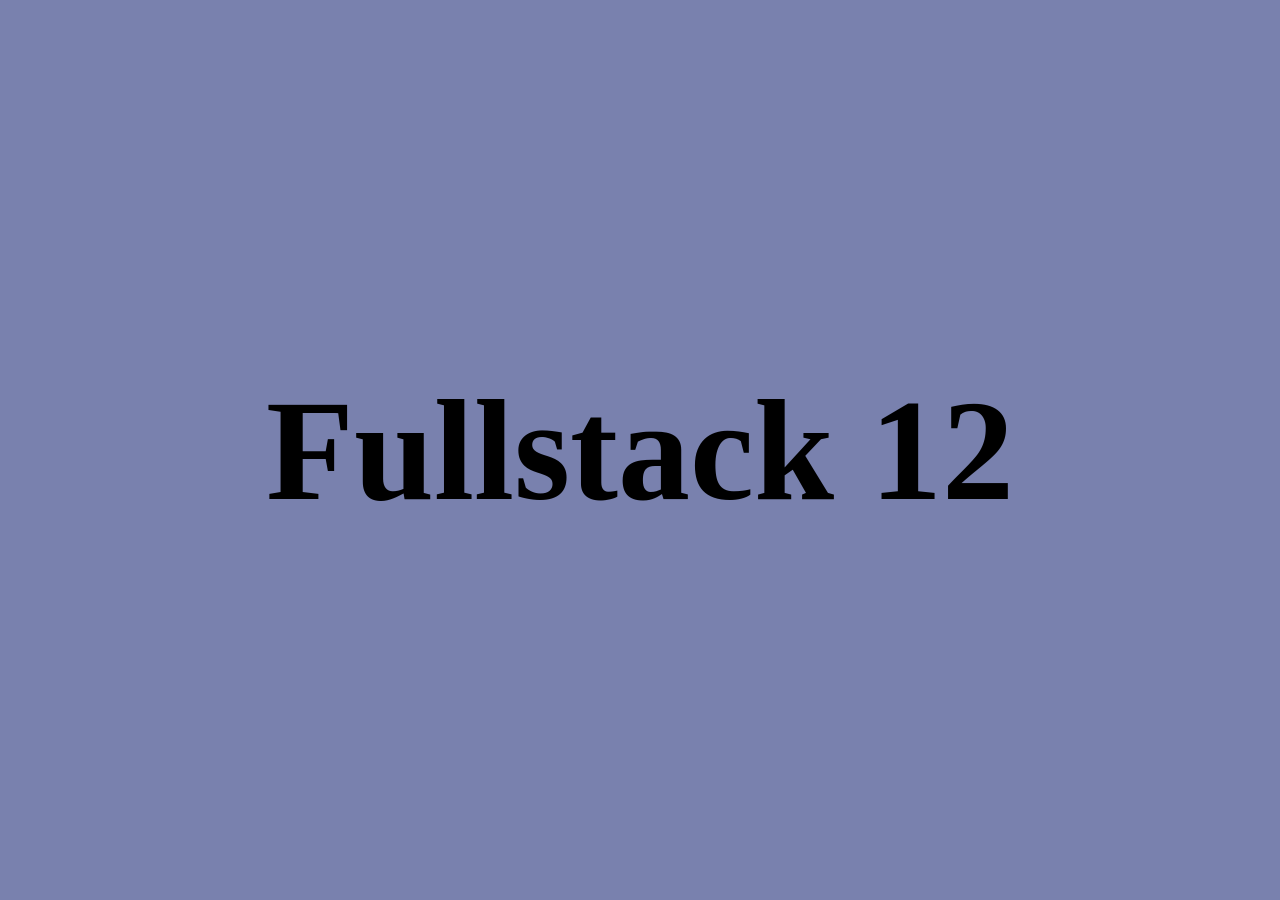
<file: index.html>
<!DOCTYPE html>
<html lang="az">
<head>
  <meta charset="UTF-8">
  <meta name="viewport" content="width=device-width, initial-scale=1.0">
  <title>Fullstack 12</title>
  <link rel="stylesheet" href="style.css">
</head>
<body>
  <h1>Fullstack 12</h1>
</body>
</html>
</file>
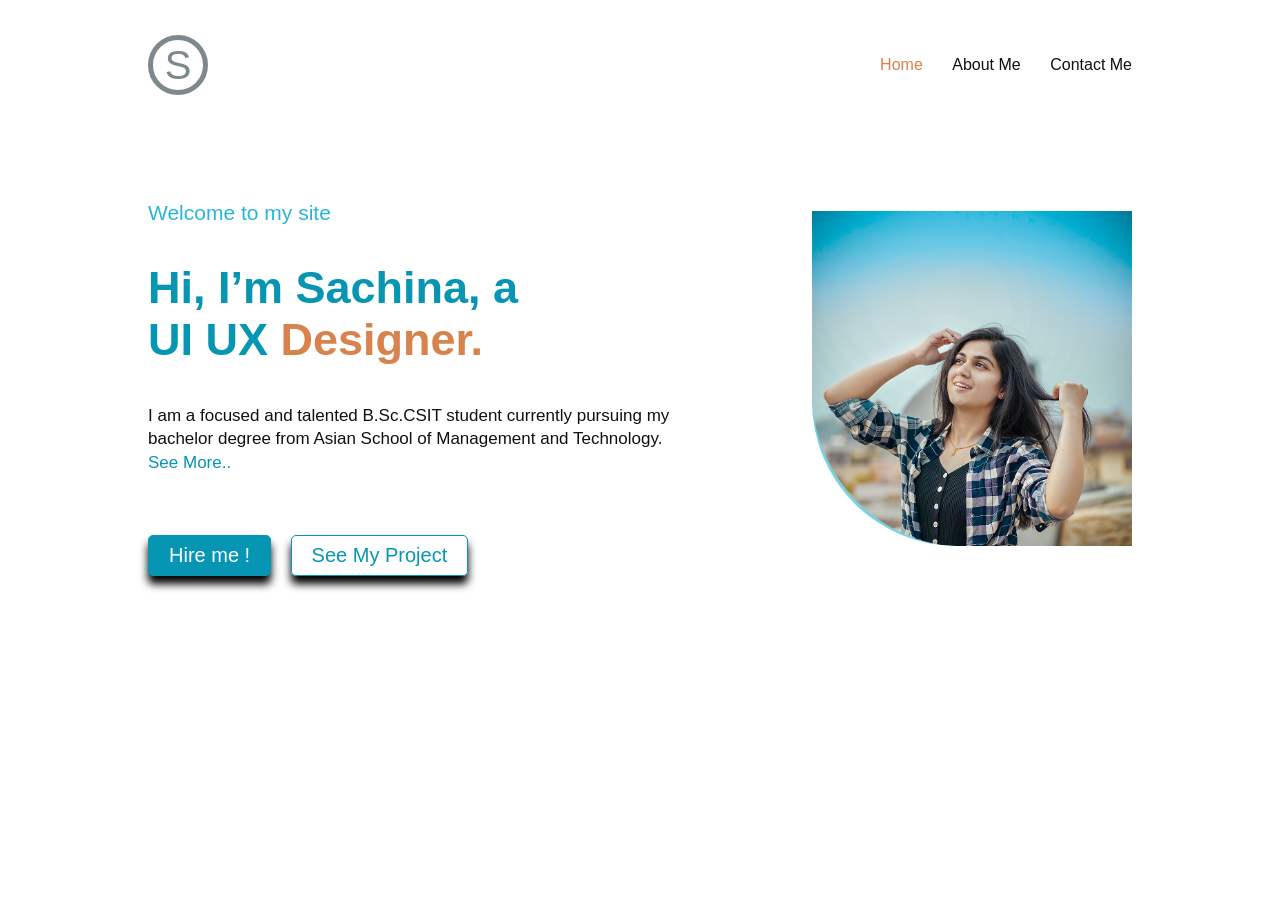
<file: figma tapsiriqq/index.html>
<!DOCTYPE html>
<html lang="en">
<head>
  <meta charset="UTF-8">
  <meta name="viewport" content="width=device-width, initial-scale=1.0">
  <title>Portfolio</title>
  <link rel="stylesheet" href="style.css">
</head>
<body>
  <div class="page">
    <header>
      <div class="logo">S</div>

      <nav>
        <a class="active" href="#">Home</a>
        <a href="#"> About Me</a>
        <a href="#"> Contact Me</a>
      </nav>
    </header>

    <main>
      <section class="intro">
        <p class="welcome">Welcome to my site</p>

        <h1>
          Hi, I’m Sachina, a<br>
          UI UX <span>Designer.</span>
        </h1>

        <p class="deskra">
          I am a focused and talented B.Sc.CSIT student currently pursuing my
          bachelor degree from Asian School of Management and Technology.
          <a href="#">See More..</a>
        </p>

        <div class="buttons">
          <a class="button primary" href="mailto:hello@example.com">Hire me !</a>
          <a class="button" href="#">See My Project</a>
        </div>
      </section>

      <div class="porte">
        <img src="Rectangle 7.png" alt="Sachina">
      </div>
    </main>
  </div>
</body>
</html>
</file>
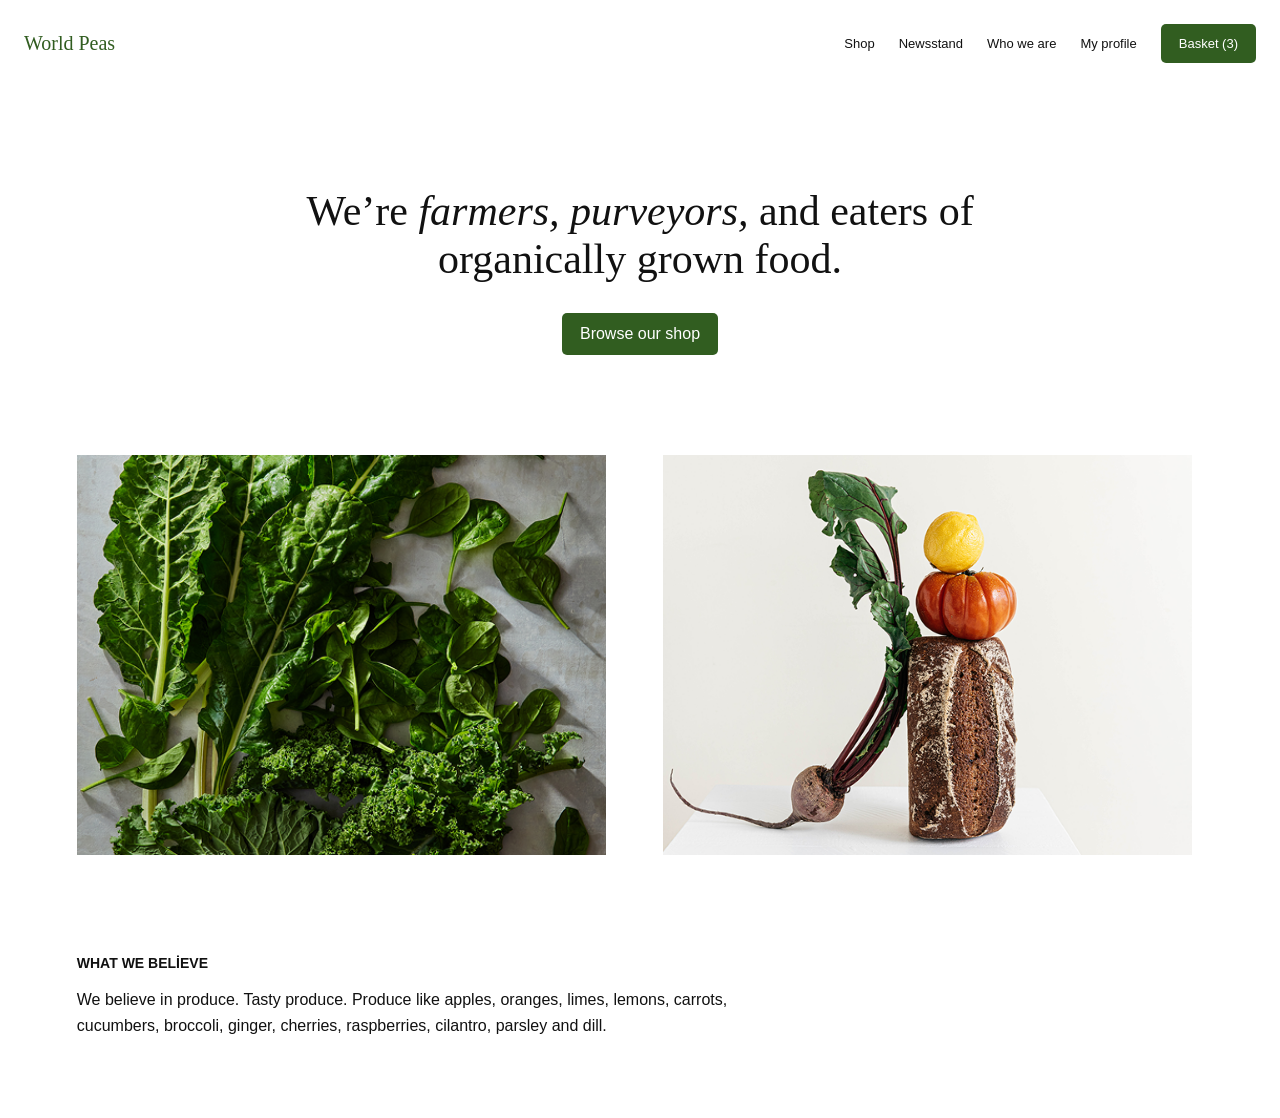
<file: Tapsiriq ozum ucun yasil/index.html>
<!doctype html>
<html lang="tr">
  <head>
    <meta charset="UTF-8" />
    <meta name="viewport" content="width=device-width, initial-scale=1" />
    <title>World Peas</title>
    <link rel="stylesheet" href="style.css" />
  </head>
  <body>
    <header>
      <a class="logo" href="#">World Peas</a>
      <nav>
        <a href="#">Shop</a>
        <a href="#">Newsstand</a>
        <a href="#">Who we are</a>
        <a href="#">My profile</a>
        <a class="basket" href="#">Basket (3)</a>
      </nav>
    </header>

    <main>
      <h1>
        We’re <i>farmers, purveyors,</i> and eaters of<br />
        organically grown food.
      </h1>
      <a class="button" href="#">Browse our shop</a>

      <section class="photos">
        <img src="picture/kelem.png" alt="Fresh leafy greens" />
        <img src="picture/toxum.png" alt="Fresh produce" />
      </section>

      <section class="about">
        <h2>What we believe</h2>
        <p>
          We believe in produce. Tasty produce. Produce like apples, oranges,
          limes, lemons, carrots, cucumbers, broccoli, ginger, cherries,
          raspberries, cilantro, parsley and dill.
        </p>
      </section>
    </main>
  </body>
</html>
</file>
<file: style.css>
* {
  box-sizing: border-box;
}

body {
  min-height: 100vh;
  margin: 0;
  display: flex;
  justify-content: center;
  align-items: center;
  background-color: #7981ae;
  font-family: "Times New Roman", Times, serif;
}

h1 {
  margin: 0;
  font-size: clamp(3rem, 12vw, 9rem);
  font-weight: 900;
  text-align: center;
  animation: rengDeyis 5s linear infinite;
}

@keyframes rengDeyis {
  0% {
    color: #ff4d6d;
    text-shadow: 0 0 20px #ff4d6d;
  }
  25% {
    color: #ffb703;
    text-shadow: 0 0 20px #ffb703;
  }
  50% {
    color: #4cc9f0;
    text-shadow: 0 0 20px #4cc9f0;
  }
  75% {
    color: #c77dff;
    text-shadow: 0 0 20px #c77dff;
  }
  100% {
    color: #ff4d6d;
    text-shadow: 0 0 20px #ff4d6d;
  }
}
</file>
<file: figma tapsiriqq/style.css>
body {
  margin: 0;
  font-family: Arial, sans-serif;
  color: #111;
}

.page {
  width: 90%;
  max-width: 984px;
  margin: auto;
}

header {
  height: 130px;
  display: flex;
  align-items: center;
  justify-content: space-between;
}

.logo {
  width: 50px;
  height: 50px;
  border: 5px solid #7d898d;
  border-radius: 50%;
  color: #7d898d;
  font-size: 40px;
  font-weight: lighter;
  text-align: center;
  line-height: 50px;
}

nav a {
  margin-left: 25px;
  color: #111;
  text-decoration: none;
}

nav .active {
  color: #d7834b;
}

main {
  display: flex;
  align-items: center;
  justify-content: space-between;
  gap: 40px;
  margin-top: 50px;
}

.intro {
  width: 55%;
}

.welcome {
  color: #29b6d9;
  font-size: 21px;
}

h1 {
  color: #0795b4;
  font-size: 45px;
}

h1 span {
  color: #d7834b;
}

.deskra {
  font-size: 17px;
  line-height: 1.4;
}

.deskra a {
  color: #0795b4;
  text-decoration: none;
}

.buttons {
  margin-top: 60px;
  
}

.button {
  display: inline-block;
  margin-right: 15px;
  padding: 8px 20px;
  border: 1px solid #0795b4;
  border-radius: 5px;
  color: #0795b4;
  font-size: 20px;
  text-decoration: none;
  box-shadow: 0 8px 8px 0 black;
}

.button.primary {
  color: white;
  background-color: #0795b4;
  box-shadow: 0 8px 8px 0 black;
}

.porte {
  width: 320px;
  height: 335px;
  border-bottom-left-radius: 145px;
  background-color: #79d2e2;
}

.porte img {
  width: 100%;
  height: 100%;
  border-bottom-left-radius: 145px;
  object-fit: cover;
}
</file>
<file: Tapsiriq ozum ucun yasil/style.css>
* {
  box-sizing: border-box;
}

body {
  margin: 0;
  font-family: Arial, sans-serif;
  color: #111;
}

header {
  display: flex;
  justify-content: space-between;
  align-items: center;
  padding: 24px ;
}

.logo {
  color: #315d20;
  font-family: Georgia, serif;
  font-size: 20px;
  text-decoration: none;
}

nav {
  display: flex;
  align-items: center;
  gap: 24px;
}

nav a {
  color: #111;
  font-size: 13px;
  text-decoration: none;
}

.basket,
.button {
  background: #315d20;
  color: white;
  padding: 12px 18px;
  border-radius: 5px;
}

main h1 {
  margin: 100px 20px 30px;
  text-align: center;
  font: normal 42px Georgia, serif;
}

.button {
  display: block;
  width: fit-content;
  margin: 0 auto;
  text-decoration: none;
}

.photos {
  display: flex;
  align-items: center;
  gap: 5%;
  margin: 100px 6%;
}

.photos img {
  width: 47%;
  height: 400px;
  object-fit: cover;
}

.about {
  margin: 80px 6%;
  max-width: 700px;
}

.about h2 {
  font-size: 14px;
  text-transform: uppercase;
}

.about p {
  line-height: 1.6;
}
</file>
